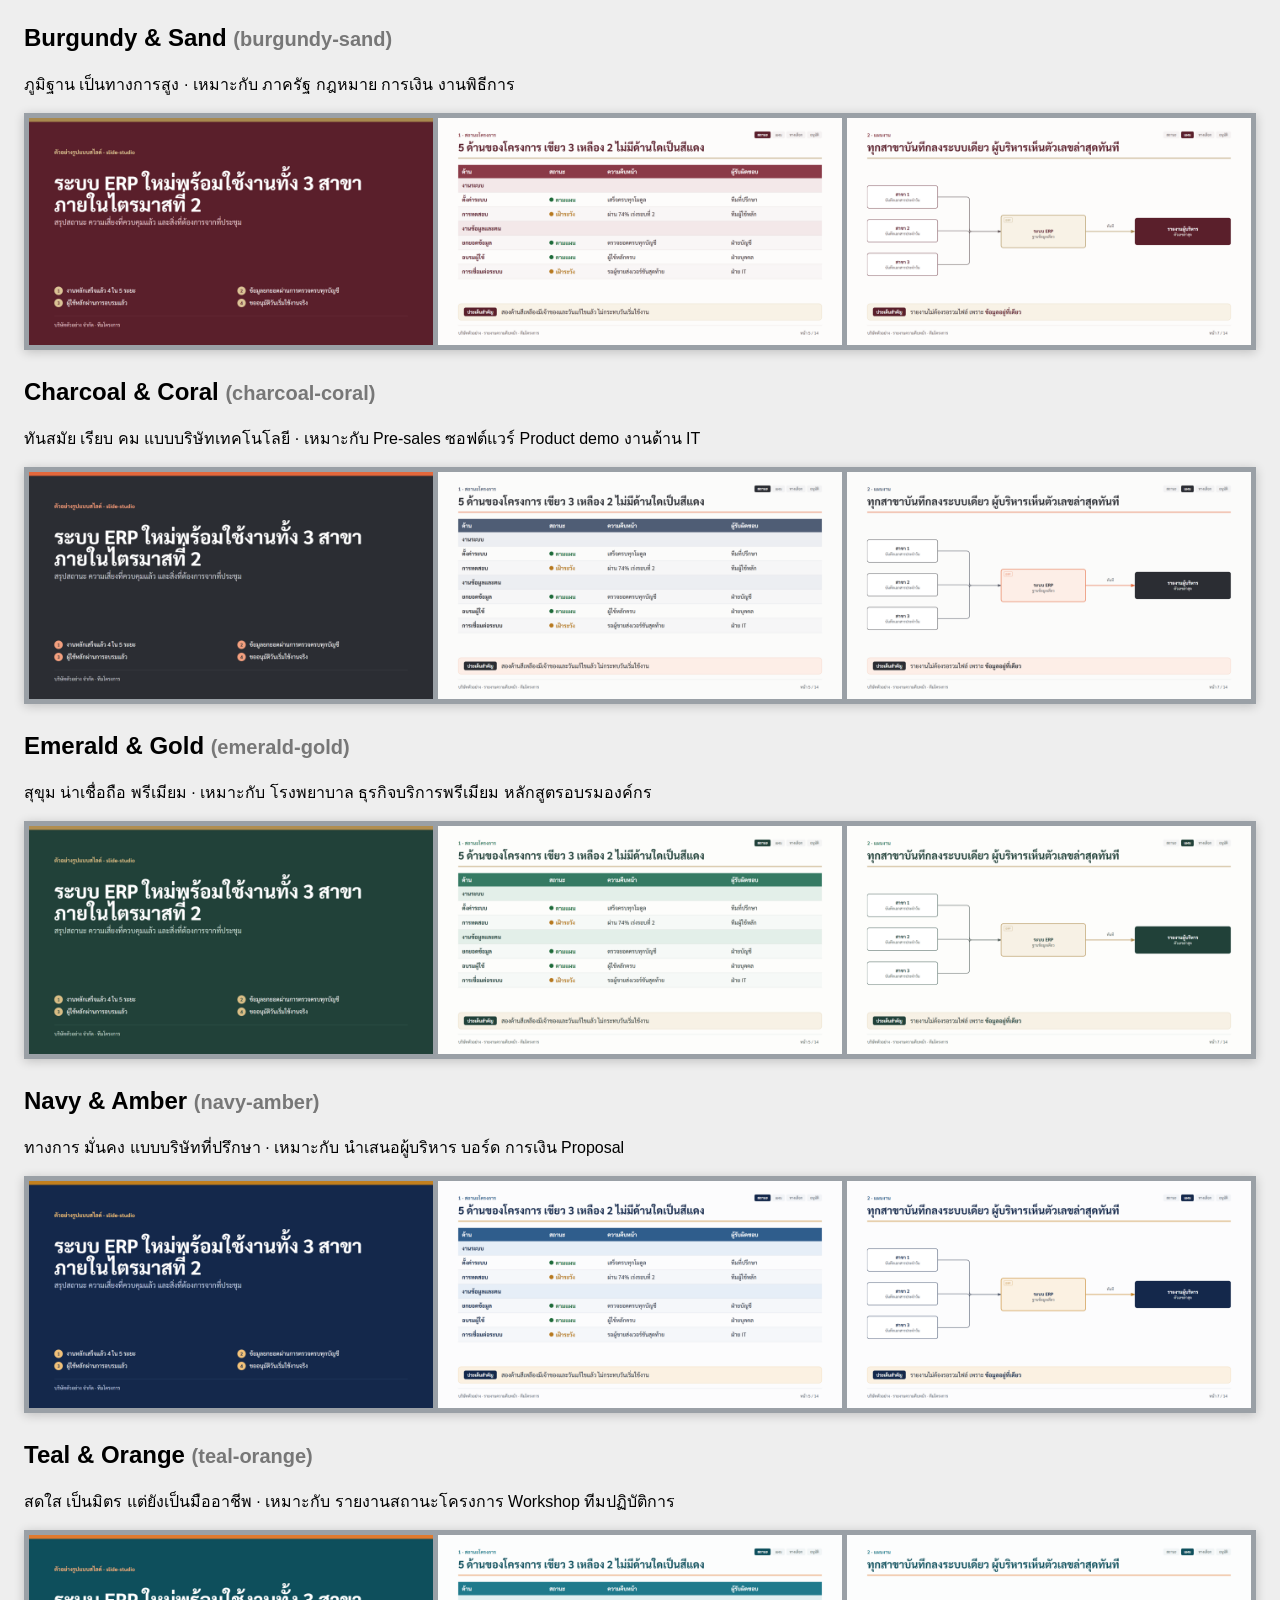
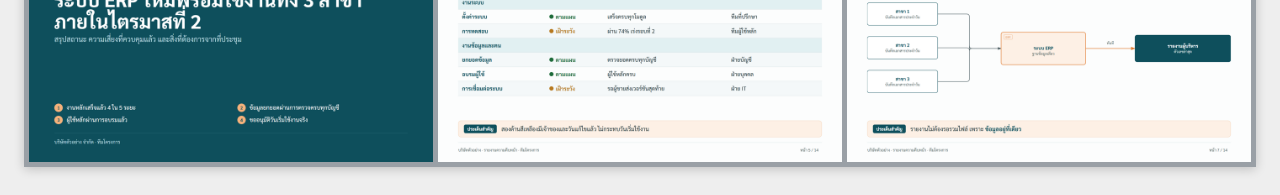
<file: slide-studio/assets/previews/index.html>
<!doctype html><meta charset="utf-8"><title>slide-studio themes</title><style>body{font-family:Sarabun,Tahoma,sans-serif;background:#eee;margin:24px}img{width:100%;max-width:1500px;display:block;margin-bottom:28px;box-shadow:0 2px 10px rgba(0,0,0,.2)}small{color:#777}</style><h2>Burgundy & Sand <small>(burgundy-sand)</small></h2><p>ภูมิฐาน เป็นทางการสูง · เหมาะกับ ภาครัฐ กฎหมาย การเงิน งานพิธีการ</p><img src="burgundy-sand.png"><h2>Charcoal & Coral <small>(charcoal-coral)</small></h2><p>ทันสมัย เรียบ คม แบบบริษัทเทคโนโลยี · เหมาะกับ Pre-sales ซอฟต์แวร์ Product demo งานด้าน IT</p><img src="charcoal-coral.png"><h2>Emerald & Gold <small>(emerald-gold)</small></h2><p>สุขุม น่าเชื่อถือ พรีเมียม · เหมาะกับ โรงพยาบาล ธุรกิจบริการพรีเมียม หลักสูตรอบรมองค์กร</p><img src="emerald-gold.png"><h2>Navy & Amber <small>(navy-amber)</small></h2><p>ทางการ มั่นคง แบบบริษัทที่ปรึกษา · เหมาะกับ นำเสนอผู้บริหาร บอร์ด การเงิน Proposal</p><img src="navy-amber.png"><h2>Teal & Orange <small>(teal-orange)</small></h2><p>สดใส เป็นมิตร แต่ยังเป็นมืออาชีพ · เหมาะกับ รายงานสถานะโครงการ Workshop ทีมปฏิบัติการ</p><img src="teal-orange.png">
</file>
